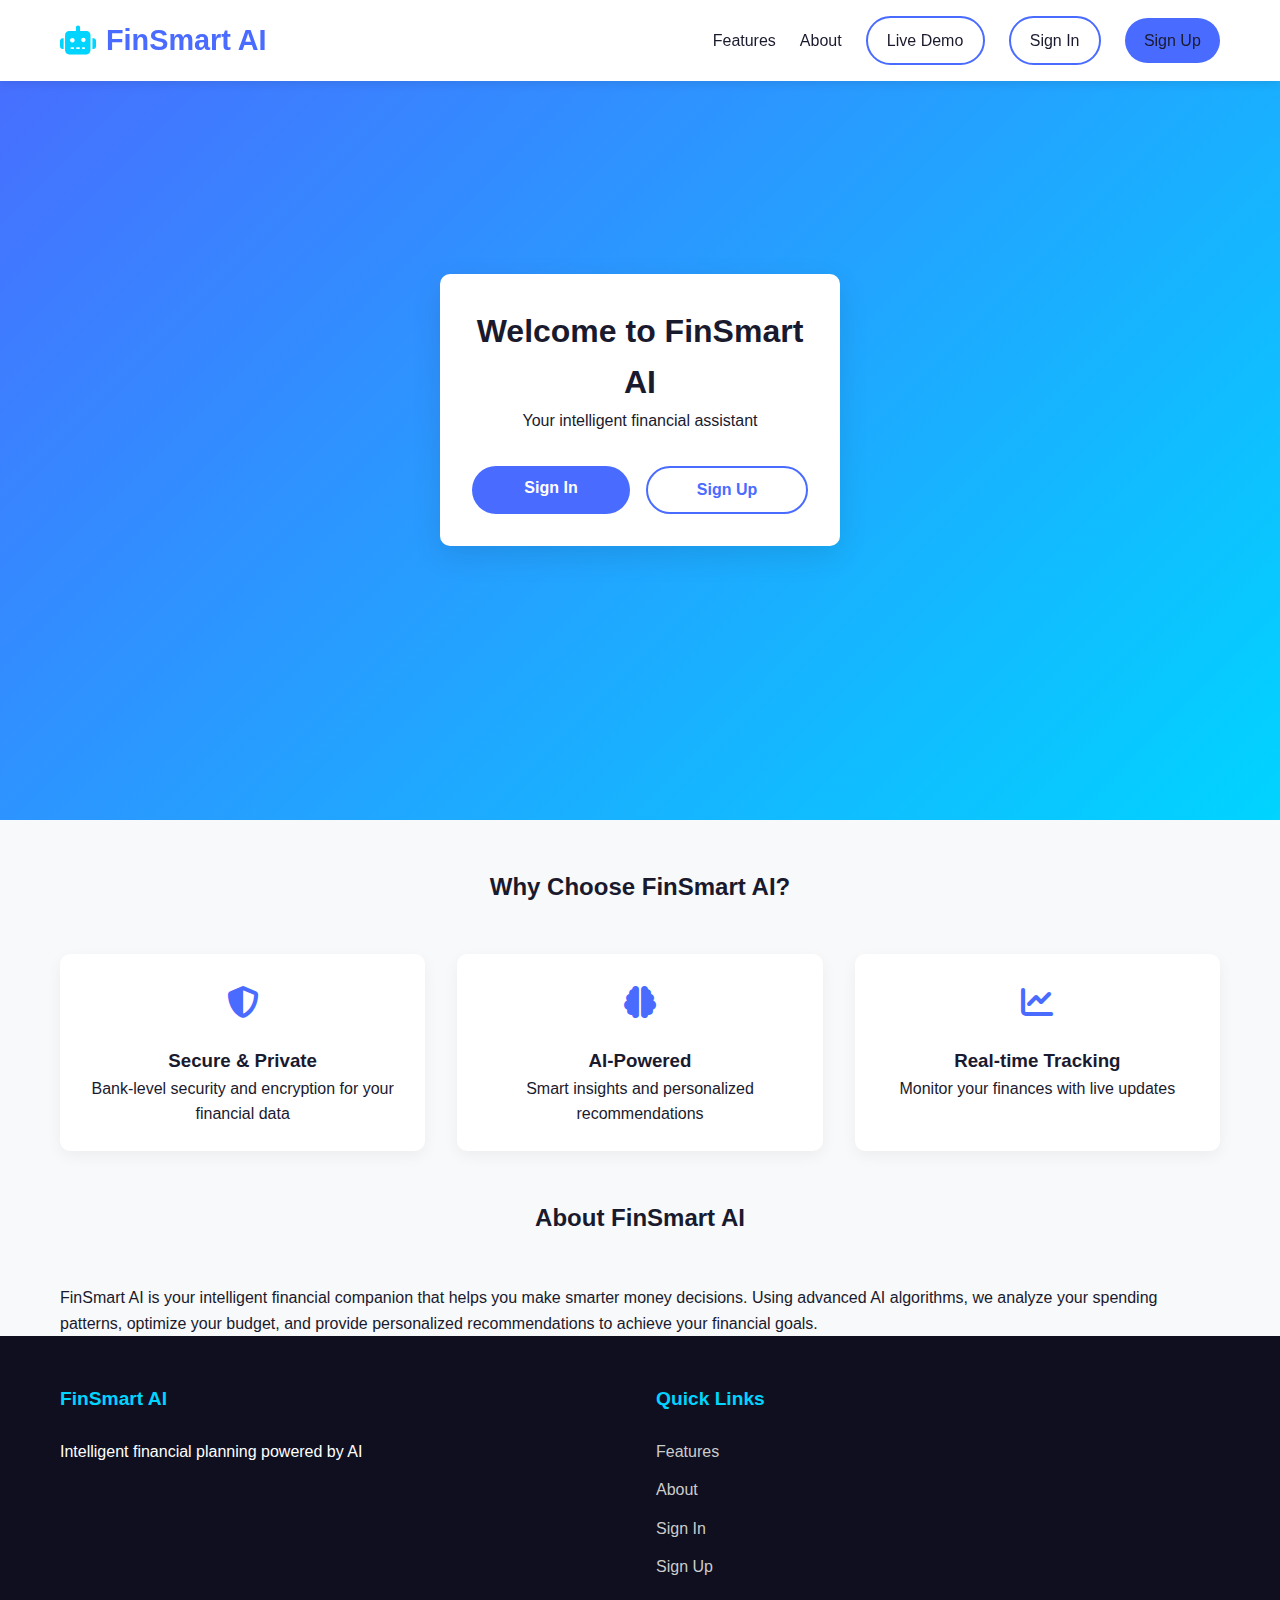
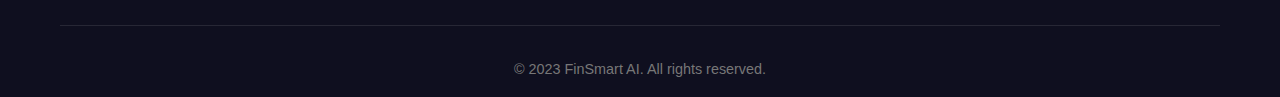
<file: finsmartAI/index.html>
<!DOCTYPE html>
<html lang="en">
<head>
    <meta charset="UTF-8">
    <meta name="viewport" content="width=device-width, initial-scale=1.0">
    <title>Welcome to FinSmart AI</title>
    <link rel="stylesheet" href="https://cdnjs.cloudflare.com/ajax/libs/font-awesome/6.4.0/css/all.min.css">
    <link rel="stylesheet" href="projec.css">
   
    <style>
        .auth-container {
            display: flex;
            justify-content: center;
            align-items: center;
            min-height: calc(100vh - 80px);
            padding: 2rem;
            background: linear-gradient(135deg, var(--primary), var(--secondary));
        }
        
        .auth-box {
            background: white;
            padding: 2rem;
            border-radius: 10px;
            box-shadow: 0 10px 30px rgba(0,0,0,0.1);
            width: 100%;
            max-width: 400px;
            text-align: center;
        }
        
        .auth-options {
            display: flex;
            gap: 1rem;
            margin-top: 2rem;
        }
        
        .auth-options .button {
            flex: 1;
        }
        
        .features-grid {
            display: grid;
            grid-template-columns: repeat(auto-fit, minmax(250px, 1fr));
            gap: 2rem;
            margin-top: 3rem;
        }
        
        .feature-item {
            text-align: center;
            padding: 1.5rem;
            background: white;
            border-radius: 10px;
            box-shadow: 0 5px 15px rgba(0,0,0,0.05);
        }
        
        .feature-icon {
            font-size: 2rem;
            color: var(--primary);
            margin-bottom: 1rem;
        }
    </style>
</head>
<body>
    <header>
        <div class="container">
            <nav>
                <div class="logo">
                    <i class="fas fa-robot"></i>
                    FinSmart AI
                </div>
                <div class="nav-links">
                    <a href="#features">Features</a>
                    <a href="#about">About</a>
                    <a href="livedemo.html" class="button button-outline">Live Demo</a>
                    <a href="login.html" class="button button-outline">Sign In</a>
                    <a href="signup.html" class="button">Sign Up</a>
                </div>
            </nav>
        </div>
    </header>

    <section class="auth-container">
        <div class="auth-box">
            <h1>Welcome to FinSmart AI</h1>
            <p>Your intelligent financial assistant</p>
            <div class="auth-options">
                <a href="login.html" class="button">Sign In</a>
                <a href="signup.html" class="button button-outline">Sign Up</a>
            </div>
        </div>
    </section>

    <section id="features" class="features">
        <div class="container">
            <h2 class="section-title">Why Choose FinSmart AI?</h2>
            <div class="features-grid">
                <div class="feature-item">
                    <div class="feature-icon">
                        <i class="fas fa-shield-alt"></i>
                    </div>
                    <h3>Secure & Private</h3>
                    <p>Bank-level security and encryption for your financial data</p>
                </div>
                <div class="feature-item">
                    <div class="feature-icon">
                        <i class="fas fa-brain"></i>
                    </div>
                    <h3>AI-Powered</h3>
                    <p>Smart insights and personalized recommendations</p>
                </div>
                <div class="feature-item">
                    <div class="feature-icon">
                        <i class="fas fa-chart-line"></i>
                    </div>
                    <h3>Real-time Tracking</h3>
                    <p>Monitor your finances with live updates</p>
                </div>
            </div>
        </div>
    </section>

    <section id="about" class="about">
        <div class="container">
            <h2 class="section-title">About FinSmart AI</h2>
            <p>FinSmart AI is your intelligent financial companion that helps you make smarter money decisions. Using advanced AI algorithms, we analyze your spending patterns, optimize your budget, and provide personalized recommendations to achieve your financial goals.</p>
        </div>
    </section>

    <footer>
        <div class="container">
            <div class="footer-grid">
                <div class="footer-column">
                    <h3>FinSmart AI</h3>
                    <p>Intelligent financial planning powered by AI</p>
                </div>
                <div class="footer-column">
                    <h3>Quick Links</h3>
                    <ul>
                        <li><a href="#features">Features</a></li>
                        <li><a href="#about">About</a></li>
                        <li><a href="login.html">Sign In</a></li>
                        <li><a href="signup.html">Sign Up</a></li>
                    </ul>
                </div>
            </div>
            <div class="copyright">
                <p>&copy; 2023 FinSmart AI. All rights reserved.</p>
            </div>
        </div>
    </footer>

    
</body>
</html>
</file>
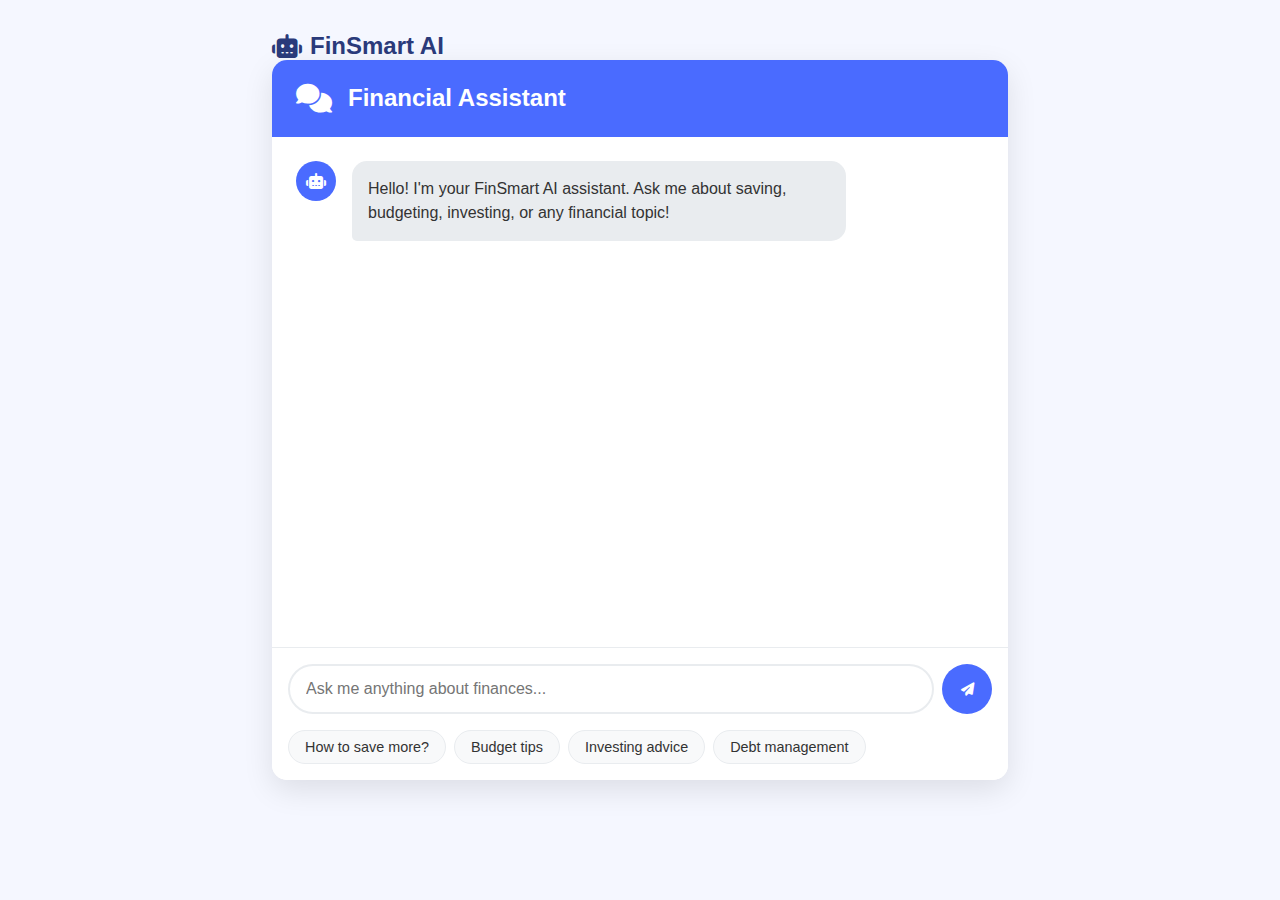
<file: finsmartAI/chatbot.html>
<!DOCTYPE html>
<html lang="en">
<head>
    <meta charset="UTF-8">
    <meta name="viewport" content="width=device-width, initial-scale=1.0">
    <title>FinSmart AI - Chat Assistant</title>
    <link rel="stylesheet" href="https://cdnjs.cloudflare.com/ajax/libs/font-awesome/6.4.0/css/all.min.css">
    <link rel="stylesheet" href="chatbot.css">
</head>
<body>
    <div class="container">
        <div class="logo">
            <i class="fas fa-robot"></i>
            <span>FinSmart AI</span>
        </div>
        
        <div class="chat-container">
            <div class="chat-header">
                <i class="fas fa-comments"></i>
                <h2>Financial Assistant</h2>
            </div>
            
            <div class="chat-messages" id="chatMessages">
               
            </div>
            
            <div class="chat-input-container">
                <div class="chat-input">
                    <input type="text" id="messageInput" placeholder="Ask me anything about finances..." />
                    <button id="sendButton">
                        <i class="fas fa-paper-plane"></i>
                    </button>
                </div>
                
                <div class="suggestions">
                    <div class="suggestion">How to save more?</div>
                    <div class="suggestion">Budget tips</div>
                    <div class="suggestion">Investing advice</div>
                    <div class="suggestion">Debt management</div>
                </div>
            </div>
        </div>
    </div>

    <script src = "chatbot.js"></script>
</body>
</html>
</file>
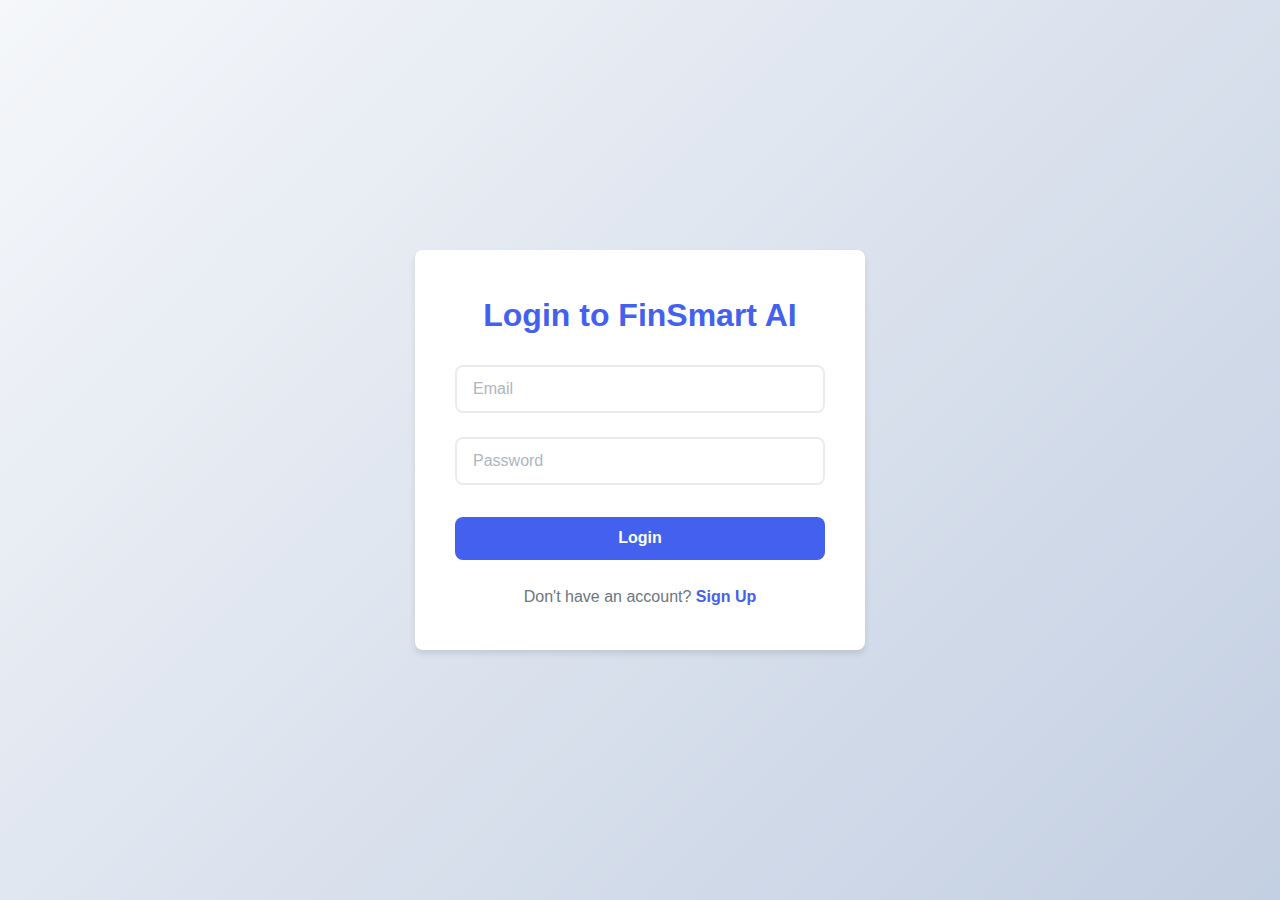
<file: finsmartAI/login.html>
<!DOCTYPE html>
<html lang="en">
<head>
    <meta charset="UTF-8">
    <meta name="viewport" content="width=device-width, initial-scale=1.0">
    <title>Login - FinSmart AI</title>
    <link rel="stylesheet" href="https://cdnjs.cloudflare.com/ajax/libs/font-awesome/6.4.0/css/all.min.css">
    <link rel="stylesheet" href="login.css">
</head>
<body>
    <div class="auth-container">
        <div class="auth-box">
            <h1>Login to FinSmart AI</h1>
            <form id="loginForm" onsubmit="return handleLogin(event)">
                <div class="form-group">
                    <input type="email" id="email" placeholder="Email" required>
                </div>
                <div class="form-group">
                    <input type="password" id="password" placeholder="Password" required>
                </div>
                <button type="submit" class="button">Login</button>
            </form>
            <p>Don't have an account? <a href="signup.html">Sign Up</a></p>
        </div>
        
    </div>

    <script>
       
function handleLogin(event) {
    event.preventDefault();
    
    const email = document.getElementById('email').value;
    const password = document.getElementById('password').value;

    if (!email || !password) {
        alert('Please fill in all fields');
        return false;
    }

    // Store login state in sessionStorage (clears when browser closes)
    sessionStorage.setItem('isLoggedIn', 'true');
    sessionStorage.setItem('userEmail', email);
    
    window.location.href = 'fineesmart.html';
    return false;
}

        
    </script>
</body>
</html>
</file>
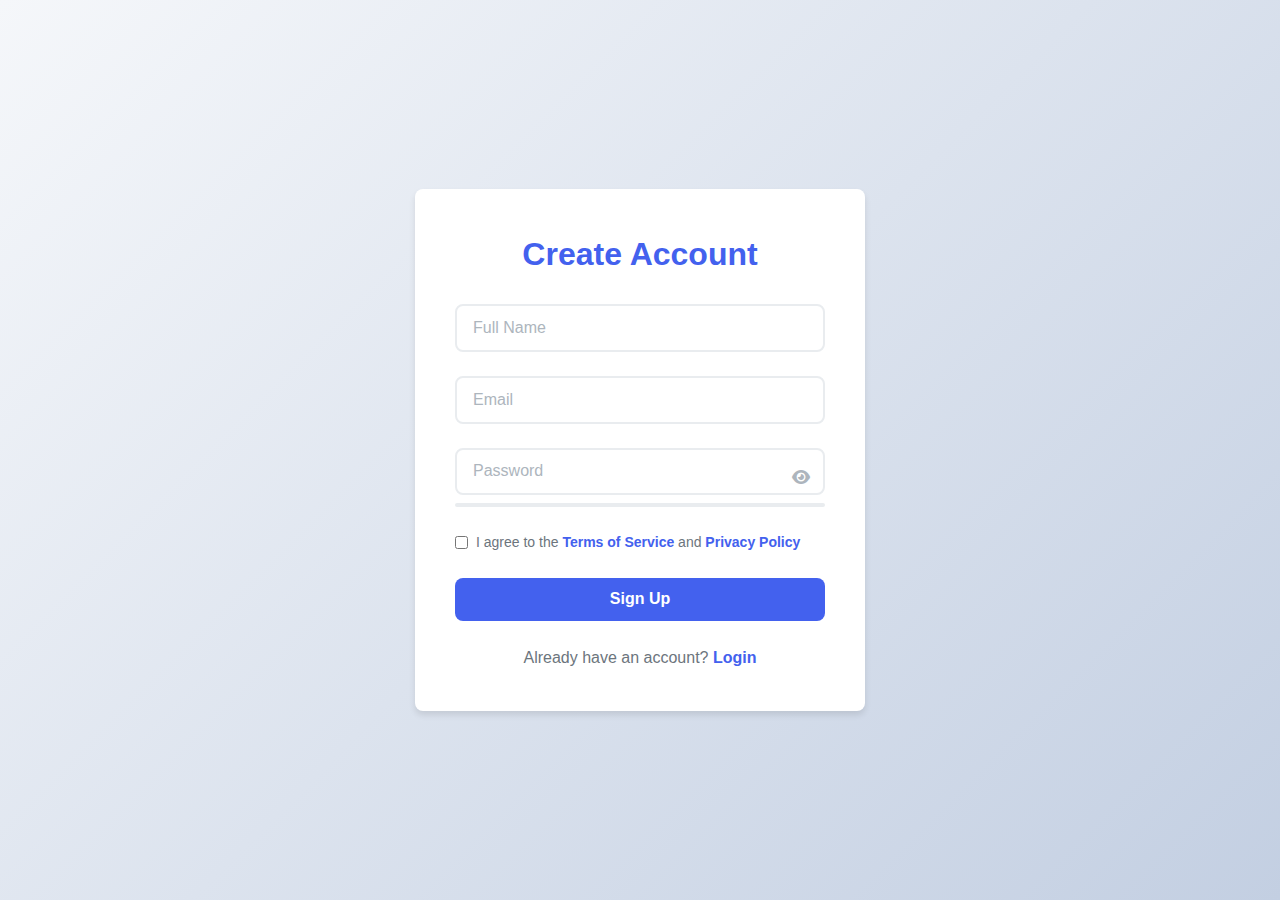
<file: finsmartAI/signup.html>
<!DOCTYPE html>
<html lang="en">
<head>
    <meta charset="UTF-8">
    <meta name="viewport" content="width=device-width, initial-scale=1.0">
    <title>Sign Up - FinSmart AI</title>
    <link rel="stylesheet" href="https://cdnjs.cloudflare.com/ajax/libs/font-awesome/6.4.0/css/all.min.css">
    <link rel="stylesheet" href="signup.css">
</head>
<body>
    <div class="auth-container">
        <div class="auth-box">
            <h1>Create Account</h1>
            <div class="error-message"></div>
            <div class="success-message"></div>
            <form id="signupForm" onsubmit="return handleSignup(event)">
                <div class="form-group">
                    <input type="text" id="name" placeholder="Full Name" required>
                </div>
                <div class="form-group">
                    <input type="email" id="email" placeholder="Email" required>
                </div>
                <div class="form-group password-toggle">
                    <input type="password" id="password" placeholder="Password" required>
                    <i class="fas fa-eye" id="togglePassword"></i>
                    <div class="password-strength">
                        <div class="strength-meter"></div>
                    </div>
                </div>
                <div class="terms-group">
                    <input type="checkbox" id="terms" required>
                    <label for="terms">I agree to the <a href="#">Terms of Service</a> and <a href="#">Privacy Policy</a></label>
                </div>
                <button type="submit" class="button">Sign Up</button>
            </form>
            <p>Already have an account? <a href="login.html">Login</a></p>
        </div>
    </div>

    <script>
        // JavaScript functionality
        function handleSignup(event) {
            event.preventDefault();
            
            const name = document.getElementById('name').value;
            const email = document.getElementById('email').value;
            const password = document.getElementById('password').value;
            const terms = document.getElementById('terms').checked;

            // Validation
            if (!name || !email || !password) {
                showError('Please fill in all fields');
                return false;
            }

            if (!terms) {
                showError('You must accept the terms and conditions');
                return false;
            }

            if (password.length < 6) {
                showError('Password must be at least 6 characters');
                return false;
            }

            if (!validateEmail(email)) {
                showError('Please enter a valid email address');
                return false;
            }

            // Store user data
            const userData = {
                name: name,
                email: email,
                password: password // Note: In real apps, never store raw passwords
            };

            localStorage.setItem('userData', JSON.stringify(userData));
            localStorage.setItem('isLoggedIn', 'true');
            
            // Show success and redirect
            showSuccess('Account created successfully! Redirecting...');
            
            setTimeout(() => {
                window.location.href = 'fineesmart.html';
            }, 1500);
            
            return false;
        }

        function validateEmail(email) {
            const re = /^[^\s@]+@[^\s@]+\.[^\s@]+$/;
            return re.test(email);
        }

        function showError(message) {
            const errorElement = document.querySelector('.error-message');
            errorElement.textContent = message;
            errorElement.style.display = 'block';
            document.querySelector('.success-message').style.display = 'none';
            
            setTimeout(() => {
                errorElement.style.display = 'none';
            }, 3000);
        }

        function showSuccess(message) {
            const successElement = document.querySelector('.success-message');
            successElement.textContent = message;
            successElement.style.display = 'block';
            document.querySelector('.error-message').style.display = 'none';
        }

        // Password strength indicator
        document.getElementById('password').addEventListener('input', function() {
            const strengthBar = document.querySelector('.strength-meter');
            const strength = calculatePasswordStrength(this.value);
            
            if (strength < 2) {
                strengthBar.style.backgroundColor = 'var(--error-color)';
                strengthBar.style.width = '33%';
            } else if (strength < 4) {
                strengthBar.style.backgroundColor = 'orange';
                strengthBar.style.width = '66%';
            } else {
                strengthBar.style.backgroundColor = 'var(--success-color)';
                strengthBar.style.width = '100%';
            }
        });

        function calculatePasswordStrength(password) {
            let strength = 0;
            if (password.length > 6) strength++;
            if (password.length > 10) strength++;
            if (/[A-Z]/.test(password)) strength++;
            if (/[0-9]/.test(password)) strength++;
            if (/[^A-Za-z0-9]/.test(password)) strength++;
            return strength;
        }

        // Password toggle visibility
        document.getElementById('togglePassword').addEventListener('click', function() {
            const passwordInput = document.getElementById('password');
            const icon = this;
            if (passwordInput.type === 'password') {
                passwordInput.type = 'text';
                icon.classList.remove('fa-eye');
                icon.classList.add('fa-eye-slash');
            } else {
                passwordInput.type = 'password';
                icon.classList.remove('fa-eye-slash');
                icon.classList.add('fa-eye');
            }
        });
    </script>
</body>
</html>
</file>
<file: finsmartAI/projec.css>
:root {
            --primary: #4a6bff;
            --primary-dark: #3a5bef;
            --secondary: #00d4ff;
            --dark: #1a1a2e;
            --darker: #0f0f1f;
            --light: #f8f9fa;
            --lighter: #ffffff;
            --gray: #e9ecef;
            --success: #28a745;
            --danger: #dc3545;
            --warning: #ffc107;
        }
        
        * {
            box-sizing: border-box;
            margin: 0;
            padding: 0;
        }
        
        body {
            font-family: 'Segoe UI', Tahoma, Geneva, Verdana, sans-serif;
            margin: 0;
            padding: 0;
            color: var(--dark);
            line-height: 1.6;
            background-color: var(--light);
        }
        
        .container {
            width: 100%;
            max-width: 1200px;
            margin: 0 auto;
            padding: 0 20px;
        }
        
        /* Header Styles */
        header {
            background-color: var(--lighter);
            box-shadow: 0 2px 10px rgba(0,0,0,0.1);
            position: fixed;
            width: 100%;
            top: 0;
            z-index: 1000;
        }
        
        nav {
            display: flex;
            justify-content: space-between;
            align-items: center;
            padding: 1rem 0;
        }
        
        .logo {
            font-size: 1.8rem;
            font-weight: 700;
            color: var(--primary);
            display: flex;
            align-items: center;
        }
        
        .logo i {
            margin-right: 10px;
            color: var(--secondary);
        }
        
        .nav-links {
            display: flex;
            align-items: center;
        }
        
        .nav-links a {
            color: var(--dark);
            text-decoration: none;
            margin-left: 1.5rem;
            font-weight: 500;
            transition: color 0.3s;
        }
        
        .nav-links a:hover {
            color: var(--primary);
        }
        
        .button {
            display: inline-block;
            background-color: var(--primary);
            color: white;
            padding: 0.6rem 1.2rem;
            border-radius: 30px;
            text-decoration: none;
            font-weight: 600;
            transition: all 0.3s;
            border: none;
            cursor: pointer;
        }
        
        .button:hover {
            background-color: var(--primary-dark);
            transform: translateY(-2px);
            box-shadow: 0 5px 15px rgba(74, 107, 255, 0.3);
        }
        
        .button-outline {
            background-color: transparent;
            border: 2px solid var(--primary);
            color: var(--primary);
        }
        
        .button-outline:hover {
            background-color: var(--primary);
            color: white;
        }
        
        /* Hero Section */
        .hero {
            background: linear-gradient(135deg, var(--primary), var(--secondary));
            color: white;
            padding: 10rem 2rem 5rem;
            text-align: center;
            margin-top: 60px;
        }
        
        .hero h1 {
            font-size: 3rem;
            margin-bottom: 1rem;
        }
        
        .hero p {
            font-size: 1.2rem;
            max-width: 700px;
            margin: 0 auto 2rem;
        }
        
        .cta-button {
            background-color: white;
            color: var(--primary);
            padding: 0.8rem 2rem;
            font-size: 1.1rem;
            border-radius: 30px;
            border: none;
            font-weight: 600;
            cursor: pointer;
            transition: all 0.3s;
            box-shadow: 0 5px 15px rgba(0,0,0,0.1);
        }
        
        .cta-button:hover {
            transform: translateY(-3px);
            box-shadow: 0 8px 20px rgba(0,0,0,0.15);
        }
        
        /* Features Section */
        .section-title {
            text-align: center;
            margin-bottom: 3rem;
        }
        
        .section-title h2 {
            font-size: 2.2rem;
            color: var(--dark);
            margin-bottom: 1rem;
        }
        
        .section-title p {
            color: #666;
            max-width: 700px;
            margin: 0 auto;
        }
        
        .features {
            display: flex;
            flex-wrap: wrap;
            justify-content: center;
            padding: 3rem 0;
            gap: 2rem;
        }
        
        .feature-card {
            flex: 1 1 300px;
            max-width: 350px;
            border-radius: 15px;
            box-shadow: 0 5px 15px rgba(0,0,0,0.05);
            padding: 2rem;
            transition: transform 0.3s, box-shadow 0.3s;
            background-color: var(--lighter);
        }
        
        .feature-card:hover {
            transform: translateY(-10px);
            box-shadow: 0 15px 30px rgba(0,0,0,0.1);
        }
        
        .feature-icon {
            font-size: 2.5rem;
            color: var(--primary);
            margin-bottom: 1.5rem;
        }
        
        .feature-card h3 {
            font-size: 1.3rem;
            margin-bottom: 1rem;
        }
        
        .feature-card p {
            color: #666;
        }
        
        /* How It Works Section */
        .how-it-works {
            padding: 5rem 0;
            background-color: var(--lighter);
        }
        
        .steps {
            display: flex;
            flex-wrap: wrap;
            justify-content: center;
            gap: 2rem;
            margin-top: 3rem;
        }
        
        .step {
            flex: 1 1 200px;
            max-width: 250px;
            text-align: center;
            padding: 2rem 1rem;
            position: relative;
        }
        
        .step-number {
            width: 50px;
            height: 50px;
            background-color: var(--primary);
            color: white;
            border-radius: 50%;
            display: flex;
            align-items: center;
            justify-content: center;
            font-size: 1.5rem;
            font-weight: bold;
            margin: 0 auto 1.5rem;
        }
        
        .step h3 {
            margin-bottom: 1rem;
        }
        
        .step p {
            color: #666;
        }
        
        /* Demo Section */
        .demo {
            padding: 5rem 0;
            background-color: var(--gray);
        }
        
        .demo-container {
            display: flex;
            align-items: center;
            gap: 3rem;
            margin-top: 3rem;
        }
        
        .demo-text {
            flex: 1;
        }
        
        .demo-image {
            flex: 1;
            background-color: var(--dark);
            border-radius: 10px;
            height: 400px;
            display: flex;
            align-items: center;
            justify-content: center;
            color: white;
            box-shadow: 0 15px 30px rgba(0,0,0,0.1);
        }
        
        /* Testimonials */
        .testimonials {
            padding: 5rem 0;
        }
        
        .testimonial-grid {
            display: grid;
            grid-template-columns: repeat(auto-fit, minmax(300px, 1fr));
            gap: 2rem;
            margin-top: 3rem;
        }
        
        .testimonial-card {
            background-color: var(--lighter);
            padding: 2rem;
            border-radius: 10px;
            box-shadow: 0 5px 15px rgba(0,0,0,0.05);
        }
        
        .testimonial-text {
            font-style: italic;
            margin-bottom: 1.5rem;
            color: #555;
        }
        
        .testimonial-author {
            display: flex;
            align-items: center;
        }
        
        .author-avatar {
            width: 50px;
            height: 50px;
            border-radius: 50%;
            background-color: var(--gray);
            margin-right: 1rem;
            display: flex;
            align-items: center;
            justify-content: center;
            color: var(--dark);
            font-weight: bold;
        }
        
        .author-info h4 {
            margin-bottom: 0.2rem;
        }
        
        .author-info p {
            color: #777;
            font-size: 0.9rem;
        }
        
        /* Pricing Section */
        .pricing {
            padding: 5rem 0;
            background-color: var(--lighter);
        }
        
        .pricing-grid {
            display: grid;
            grid-template-columns: repeat(auto-fit, minmax(300px, 1fr));
            gap: 2rem;
            margin-top: 3rem;
        }
        
        .pricing-card {
            background-color: white;
            border-radius: 10px;
            padding: 2rem;
            box-shadow: 0 5px 15px rgba(0,0,0,0.05);
            text-align: center;
            transition: transform 0.3s;
            border: 1px solid var(--gray);
        }
        
        .pricing-card.featured {
            border: 2px solid var(--primary);
            position: relative;
            transform: scale(1.05);
        }
        
        .featured-badge {
            position: absolute;
            top: -15px;
            right: 20px;
            background-color: var(--primary);
            color: white;
            padding: 0.3rem 1rem;
            border-radius: 30px;
            font-size: 0.8rem;
            font-weight: bold;
        }
        
        .pricing-card h3 {
            font-size: 1.5rem;
            margin-bottom: 1rem;
        }
        
        .price {
            font-size: 2.5rem;
            font-weight: bold;
            margin-bottom: 1.5rem;
            color: var(--dark);
        }
        
        .price span {
            font-size: 1rem;
            color: #777;
        }
        
        .pricing-features {
            margin-bottom: 2rem;
        }
        
        .pricing-features li {
            list-style: none;
            padding: 0.5rem 0;
            border-bottom: 1px solid var(--gray);
        }
        
        /* CTA Section */
        .cta {
            padding: 5rem 0;
            background: linear-gradient(135deg, var(--primary), var(--secondary));
            color: white;
            text-align: center;
        }
        
        .cta h2 {
            font-size: 2.2rem;
            margin-bottom: 1.5rem;
        }
        
        .cta p {
            max-width: 700px;
            margin: 0 auto 2rem;
            font-size: 1.1rem;
        }
        
        /* Footer */
        footer {
            background-color: var(--darker);
            color: white;
            padding: 3rem 0 1rem;
        }
        
        .footer-grid {
            display: grid;
            grid-template-columns: repeat(auto-fit, minmax(200px, 1fr));
            gap: 2rem;
            margin-bottom: 2rem;
        }
        
        .footer-column h3 {
            font-size: 1.2rem;
            margin-bottom: 1.5rem;
            color: var(--secondary);
        }
        
        .footer-column ul {
            list-style: none;
        }
        
        .footer-column li {
            margin-bottom: 0.8rem;
        }
        
        .footer-column a {
            color: #ccc;
            text-decoration: none;
            transition: color 0.3s;
        }
        
        .footer-column a:hover {
            color: var(--secondary);
        }
        
        .social-links {
            display: flex;
            gap: 1rem;
        }
        
        .social-links a {
            color: white;
            font-size: 1.2rem;
            transition: color 0.3s;
        }
        
        .social-links a:hover {
            color: var(--secondary);
        }
        
        .copyright {
            text-align: center;
            padding-top: 2rem;
            border-top: 1px solid rgba(255,255,255,0.1);
            color: #777;
            font-size: 0.9rem;
        }
        
        /* Mobile Menu */
        .mobile-menu-btn {
            display: none;
            background: none;
            border: none;
            color: var(--dark);
            font-size: 1.5rem;
            cursor: pointer;
        }
        
        /* Budget Calculator */
        .budget-calculator {
            background-color: white;
            border-radius: 10px;
            padding: 2rem;
            box-shadow: 0 5px 15px rgba(0,0,0,0.05);
            margin: 3rem auto;
            max-width: 600px;
        }
        
        .calculator-form {
            display: grid;
            gap: 1.5rem;
        }
        
        .form-group {
            margin-bottom: 1rem;
        }
        
        .form-group label {
            display: block;
            margin-bottom: 0.5rem;
            font-weight: 500;
        }
        
        .form-group input, .form-group select {
            width: 100%;
            padding: 0.8rem;
            border: 1px solid var(--gray);
            border-radius: 5px;
            font-size: 1rem;
        }
        
        .calculator-results {
            margin-top: 2rem;
            padding: 1.5rem;
            background-color: var(--gray);
            border-radius: 5px;
            display: none;
        }
        
        .result-item {
            display: flex;
            justify-content: space-between;
            margin-bottom: 1rem;
            padding-bottom: 1rem;
            border-bottom: 1px solid #ccc;
        }
        
        .result-item:last-child {
            border-bottom: none;
            margin-bottom: 0;
            padding-bottom: 0;
            font-weight: bold;
            font-size: 1.1rem;
        }
        
        /* Demo Modal Styles */
        .modal {
            display: none;
            position: fixed;
            top: 0;
            width: 100%;
            height: 100%;
            background-color: rgba(0, 0, 0, 0.5);
            z-index: 1000;
        }
        
        .modal-content {
            background-color: #fff;
            margin: 5% auto;
            padding: 20px;
            width: 90%;
            max-width: 1200px;
            border-radius: 10px;
            position: relative;
        }
        
        .close-modal {
            position: absolute;
            right: 20px;
            top: 20px;
            font-size: 24px;
            cursor: pointer;
        }
        
        .tab-content {
            display: none;
        }
        
        .tab-content.active {
            display: block;
        }
        
        .analysis-container {
            display: grid;
            grid-template-columns: repeat(2, 1fr);
            gap: 20px;
            padding: 20px;
        }
        
        .analysis-card {
            background: #fff;
            border-radius: 10px;
            padding: 20px;
            box-shadow: 0 2px 4px rgba(0, 0, 0, 0.1);
        }
        
        .chart-container {
            margin-top: 15px;
            position: relative;
            height: 300px;
        }
        
        .insights-list {
            list-style: none;
            padding: 0;
            margin: 0;
        }
        
        .insights-list li {
            padding: 10px 0;
            border-bottom: 1px solid #eee;
            color: #333;
        }
        
        .insights-list li:last-child {
            border-bottom: none;
        }
        
        @media (max-width: 768px) {
            .analysis-container {
                grid-template-columns: 1fr;
            }
        }
        
        .insight-item {
            display: flex;
            align-items: flex-start;
            gap: 1rem;
            padding: 1rem;
            border-bottom: 1px solid var(--gray);
        }
        
        .insight-item:last-child {
            border-bottom: none;
        }
        
        .insight-item i {
            color: var(--primary);
            font-size: 1.5rem;
            margin-top: 0.25rem;
        }
        
        .insight-content h4 {
            margin: 0 0 0.5rem 0;
            color: var(--dark);
        }
        
        .insight-content p {
            margin: 0;
            color: var(--dark);
            font-size: 0.9rem;
        }
        .demo-card {
            background-color: var(--light);
            padding: 1.5rem;
            border-radius: 8px;
            box-shadow: 0 2px 10px rgba(0,0,0,0.05);
        }
        
        .score-circle {
            width: 100px;
            height: 100px;
            border-radius: 50%;
            background: conic-gradient(var(--primary) 78%, var(--gray) 22%);
            display: flex;
            align-items: center;
            justify-content: center;
            color: white;
            font-size: 2rem;
            font-weight: bold;
            margin: 1rem auto;
        }
        
        /* Budget Tab */
        .budget-view {
            display: flex;
            gap: 2rem;
        }
        
        .budget-categories {
            flex: 2;
        }
        
        .category-progress {
            margin-top: 1rem;
        }
        
        .category {
            display: flex;
            align-items: center;
            margin-bottom: 1rem;
            gap: 1rem;
        }
        
        .category span:first-child {
            width: 120px;
        }
        
        .progress-bar {
            flex: 1;
            height: 10px;
            background-color: var(--gray);
            border-radius: 5px;
            overflow: hidden;
        }
        
        .progress-fill {
            height: 100%;
            background-color: var(--primary);
        }
        
        .budget-summary {
            flex: 1;
            background-color: var(--light);
            padding: 1.5rem;
            border-radius: 8px;
        }
        
        .summary-item {
            display: flex;
            justify-content: space-between;
            margin-bottom: 1rem;
            padding-bottom: 1rem;
            border-bottom: 1px solid var(--gray);
        }
        
        .summary-item.total {
            font-weight: bold;
            font-size: 1.1rem;
            border-bottom: none;
        }
        
        /* Savings Tab */
        .savings-goals {
            margin-bottom: 2rem;
        }
        
        .goal {
            margin-bottom: 1.5rem;
        }
        
        .goal-info {
            display: flex;
            justify-content: space-between;
            margin-bottom: 0.5rem;
        }
        
        .savings-simulator {
            background-color: var(--light);
            padding: 1.5rem;
            border-radius: 8px;
        }
        
        input[type="range"] {
            width: 100%;
            margin: 1rem 0;
        }
        
        /* Analysis Tab */
        .analysis-card {
            margin: 2rem 0;
        }
        
        .insights {
            background-color: var(--light);
            padding: 1.5rem;
            border-radius: 8px;
        }
        
        .insights li {
            margin-bottom: 0.8rem;
            list-style-type: disc;
            margin-left: 1.5rem;
        }
        
        /* Responsive Adjustments */
        @media (max-width: 768px) {
            .budget-view {
                flex-direction: column;
            }
            
            .demo-dashboard {
                grid-template-columns: 1fr;
            }
            
            .modal-content {
                width: 95%;
                margin: 2% auto;
            }
            
            .nav-links {
                display: none;
                position: absolute;
                top: 70px;
                left: 0;
                width: 100%;
                background-color: var(--lighter);
                flex-direction: column;
                padding: 1rem;
                box-shadow: 0 5px 10px rgba(0,0,0,0.1);
            }
            
            .nav-links.active {
                display: flex;
            }
            
            .nav-links a {
                margin: 0.5rem 0;
            }
            
            .mobile-menu-btn {
                display: block;
            }
            
            .hero h1 {
                font-size: 2.2rem;
            }
            
            .hero p {
                font-size: 1rem;
            }
            
            .demo-container {
                flex-direction: column;
            }
            
            .demo-text, .demo-image {
                flex: none;
                width: 100%;
            }
        }
</file>
<file: finsmartAI/chatbot.css>
:root {
            --primary: #4a6bff;
            --primary-dark: #3a5bef;
            --secondary: #00d4ff;
            --light: #f8f9fa;
            --gray: #e9ecef;
            --dark: #2a3a7a;
        }
        
        * {
            box-sizing: border-box;
            margin: 0;
            padding: 0;
            font-family: 'Segoe UI', Tahoma, Geneva, Verdana, sans-serif;
        }
        
        body {
            background-color: #f5f7ff;
            color: #333;
        }
        
        .container {
            max-width: 800px;
            margin: 0 auto;
            padding: 2rem;
        }
        
        .logo {
            display: flex;
            align-items: center;
            gap: 0.5rem;
            font-size: 1.5rem;
            font-weight: bold;
            color: var(--dark);
        }
        
        .chat-container {
            background: white;
            border-radius: 15px;
            box-shadow: 0 10px 30px rgba(0,0,0,0.1);
            overflow: hidden;
            height: 80vh;
            display: flex;
            flex-direction: column;
        }
        
        .chat-header {
            background: var(--primary);
            color: white;
            padding: 1.5rem;
            display: flex;
            align-items: center;
            gap: 1rem;
        }
        
        .chat-header i {
            font-size: 1.8rem;
        }
        
        .chat-messages {
            flex: 1;
            overflow-y: auto;
            padding: 1.5rem;
            display: flex;
            flex-direction: column;
            gap: 1.5rem;
        }
        
        .message {
            display: flex;
            gap: 1rem;
            max-width: 80%;
        }
        
        .message.user {
            align-self: flex-end;
            flex-direction: row-reverse;
        }
        
        .message-avatar {
            width: 40px;
            height: 40px;
            border-radius: 50%;
            background: var(--primary);
            color: white;
            display: flex;
            align-items: center;
            justify-content: center;
            flex-shrink: 0;
        }
        
        .message.user .message-avatar {
            background: var(--secondary);
        }
        
        .message-content {
            background: var(--gray);
            padding: 1rem;
            border-radius: 15px;
            line-height: 1.5;
            animation: fadeIn 0.3s ease;
        }
        
        .message.user .message-content {
            background: var(--primary);
            color: white;
            border-bottom-right-radius: 5px;
        }
        
        .message.bot .message-content {
            border-bottom-left-radius: 5px;
        }
        
        .chat-input-container {
            padding: 1rem;
            border-top: 1px solid var(--gray);
            background: white;
        }
        
        .chat-input {
            display: flex;
            gap: 0.5rem;
        }
        
        .chat-input input {
            flex: 1;
            padding: 0.8rem 1rem;
            border: 2px solid var(--gray);
            border-radius: 50px;
            font-size: 1rem;
            outline: none;
            transition: all 0.3s;
        }
        
        .chat-input input:focus {
            border-color: var(--primary);
        }
        
        .chat-input button {
            width: 50px;
            height: 50px;
            border-radius: 50%;
            background: var(--primary);
            color: white;
            border: none;
            cursor: pointer;
            transition: all 0.3s;
        }
        
        .chat-input button:hover {
            background: var(--primary-dark);
            transform: scale(1.05);
        }
        
        .suggestions {
            display: flex;
            gap: 0.5rem;
            margin-top: 1rem;
            flex-wrap: wrap;
        }
        
        .suggestion {
            background: var(--light);
            padding: 0.5rem 1rem;
            border-radius: 50px;
            cursor: pointer;
            font-size: 0.9rem;
            transition: all 0.3s;
            border: 1px solid var(--gray);
        }
        
        .suggestion:hover {
            background: var(--primary);
            color: white;
            transform: translateY(-2px);
        }
        
        @keyframes fadeIn {
            from { opacity: 0; transform: translateY(10px); }
            to { opacity: 1; transform: translateY(0); }
        }
        
        .typing-indicator {
            display: flex;
            gap: 0.3rem;
            padding: 1rem;
        }
        
        .typing-dot {
            width: 8px;
            height: 8px;
            background: var(--primary);
            border-radius: 50%;
            opacity: 0.4;
            animation: typingAnimation 1.4s infinite ease-in-out;
        }
        
        .typing-dot:nth-child(1) { animation-delay: 0s; }
        .typing-dot:nth-child(2) { animation-delay: 0.2s; }
        .typing-dot:nth-child(3) { animation-delay: 0.4s; }
        
        @keyframes typingAnimation {
            0%, 60%, 100% { transform: translateY(0); opacity: 0.4; }
            30% { transform: translateY(-5px); opacity: 1; }
        }
</file>
<file: finsmartAI/login.css>
:root {
    --primary-color: #4361ee;
    --secondary-color: #3f37c9;
    --accent-color: #4895ef;
    --light-color: #f8f9fa;
    --dark-color: #212529;
    --success-color: #4cc9f0;
    --error-color: #f72585;
    --border-radius: 8px;
    --box-shadow: 0 4px 6px rgba(0, 0, 0, 0.1);
    --transition: all 0.3s ease;
  }
  
  * {
    margin: 0;
    padding: 0;
    box-sizing: border-box;
    font-family: 'Segoe UI', Tahoma, Geneva, Verdana, sans-serif;
  }
  
  body {
    background-color: #f5f7fa;
    color: var(--dark-color);
    line-height: 1.6;
    min-height: 100vh;
    display: flex;
    justify-content: center;
    align-items: center;
    padding: 20px;
    background-image: linear-gradient(135deg, #f5f7fa 0%, #c3cfe2 100%);
  }
  
  /* Auth Container */
  .auth-container {
    width: 100%;
    max-width: 1200px;
    display: flex;
    justify-content: center;
    align-items: center;
  }
  
  .auth-box {
    background: white;
    padding: 2.5rem;
    border-radius: var(--border-radius);
    box-shadow: var(--box-shadow);
    width: 100%;
    max-width: 450px;
    text-align: center;
    transition: var(--transition);
  }
  
  .auth-box:hover {
    box-shadow: 0 10px 20px rgba(0, 0, 0, 0.1);
  }
  
  .auth-box h1 {
    margin-bottom: 1.5rem;
    color: var(--primary-color);
    font-size: 2rem;
    font-weight: 700;
  }
  
  /* Form Styles */
  .form-group {
    margin-bottom: 1.5rem;
    text-align: left;
  }
  
  .form-group input {
    width: 100%;
    padding: 0.8rem 1rem;
    border: 2px solid #e9ecef;
    border-radius: var(--border-radius);
    font-size: 1rem;
    transition: var(--transition);
  }
  
  .form-group input:focus {
    border-color: var(--primary-color);
    outline: none;
    box-shadow: 0 0 0 3px rgba(67, 97, 238, 0.2);
  }
  
  .form-group input::placeholder {
    color: #adb5bd;
  }
  
  /* Button Styles */
  .button {
    width: 100%;
    padding: 0.8rem;
    background-color: var(--primary-color);
    color: white;
    border: none;
    border-radius: var(--border-radius);
    font-size: 1rem;
    font-weight: 600;
    cursor: pointer;
    transition: var(--transition);
    margin-top: 0.5rem;
  }
  
  .button:hover {
    background-color: var(--secondary-color);
    transform: translateY(-2px);
  }
  
  .button:active {
    transform: translateY(0);
  }
  
  /* Link Styles */
  .auth-box p {
    margin-top: 1.5rem;
    color: #6c757d;
  }
  
  .auth-box a {
    color: var(--primary-color);
    text-decoration: none;
    font-weight: 600;
    transition: var(--transition);
  }
  
  .auth-box a:hover {
    color: var(--secondary-color);
    text-decoration: underline;
  }
  
  /* Error Message */
  .error-message {
    color: var(--error-color);
    font-size: 0.875rem;
    margin-top: 0.5rem;
    display: none;
  }
  
  /* Responsive Design */
  @media (max-width: 768px) {
    .auth-box {
      padding: 2rem;
    }
    
    .auth-box h1 {
      font-size: 1.75rem;
    }
  }
  
  @media (max-width: 480px) {
    body {
      padding: 10px;
    }
    
    .auth-box {
      padding: 1.5rem;
    }
    
    .auth-box h1 {
      font-size: 1.5rem;
      margin-bottom: 1rem;
    }
    
    .form-group {
      margin-bottom: 1rem;
    }
    
    .button {
      padding: 0.7rem;
    }
  }
  
  /* Loading State */
  .button.loading {
    position: relative;
    pointer-events: none;
  }
  
  .button.loading::after {
    content: "";
    position: absolute;
    width: 16px;
    height: 16px;
    top: 0;
    left: 0;
    right: 0;
    bottom: 0;
    margin: auto;
    border: 3px solid transparent;
    border-top-color: white;
    border-radius: 50%;
    animation: spin 1s linear infinite;
  }
  
  @keyframes spin {
    from {
      transform: rotate(0turn);
    }
    to {
      transform: rotate(1turn);
    }
  }
  
  /* Password Toggle */
  .password-toggle {
    position: relative;
  }
  
  .password-toggle i {
    position: absolute;
    right: 15px;
    top: 50%;
    transform: translateY(-50%);
    cursor: pointer;
    color: #adb5bd;
    transition: var(--transition);
  }
  
  .password-toggle i:hover {
    color: var(--primary-color);
  }
</file>
<file: finsmartAI/signup.css>
:root {
            --primary-color: #4361ee;
            --secondary-color: #3f37c9;
            --accent-color: #4895ef;
            --light-color: #f8f9fa;
            --dark-color: #212529;
            --success-color: #4cc9f0;
            --error-color: #f72585;
            --border-radius: 8px;
            --box-shadow: 0 4px 6px rgba(0, 0, 0, 0.1);
            --transition: all 0.3s ease;
        }

        * {
            margin: 0;
            padding: 0;
            box-sizing: border-box;
            font-family: 'Segoe UI', Tahoma, Geneva, Verdana, sans-serif;
        }

        body {
            background-color: #f5f7fa;
            color: var(--dark-color);
            line-height: 1.6;
            min-height: 100vh;
            display: flex;
            justify-content: center;
            align-items: center;
            padding: 20px;
            background-image: linear-gradient(135deg, #f5f7fa 0%, #c3cfe2 100%);
        }

        .auth-container {
            width: 100%;
            max-width: 1200px;
            display: flex;
            justify-content: center;
            align-items: center;
        }

        .auth-box {
            background: white;
            padding: 2.5rem;
            border-radius: var(--border-radius);
            box-shadow: var(--box-shadow);
            width: 100%;
            max-width: 450px;
            text-align: center;
            transition: var(--transition);
        }

        .auth-box:hover {
            box-shadow: 0 10px 20px rgba(0, 0, 0, 0.1);
        }

        .auth-box h1 {
            margin-bottom: 1.5rem;
            color: var(--primary-color);
            font-size: 2rem;
            font-weight: 700;
        }

        .form-group {
            margin-bottom: 1.5rem;
            text-align: left;
            position: relative;
        }

        .form-group input {
            width: 100%;
            padding: 0.8rem 1rem;
            border: 2px solid #e9ecef;
            border-radius: var(--border-radius);
            font-size: 1rem;
            transition: var(--transition);
        }

        .form-group input:focus {
            border-color: var(--primary-color);
            outline: none;
            box-shadow: 0 0 0 3px rgba(67, 97, 238, 0.2);
        }

        .form-group input::placeholder {
            color: #adb5bd;
        }

        .password-strength {
            height: 4px;
            background: #e9ecef;
            margin-top: 0.5rem;
            border-radius: 2px;
            overflow: hidden;
        }

        .strength-meter {
            height: 100%;
            width: 0;
            background: var(--error-color);
            transition: var(--transition);
        }

        .button {
            width: 100%;
            padding: 0.8rem;
            background-color: var(--primary-color);
            color: white;
            border: none;
            border-radius: var(--border-radius);
            font-size: 1rem;
            font-weight: 600;
            cursor: pointer;
            transition: var(--transition);
            margin-top: 0.5rem;
        }

        .button:hover {
            background-color: var(--secondary-color);
            transform: translateY(-2px);
        }

        .button:active {
            transform: translateY(0);
        }

        .auth-box p {
            margin-top: 1.5rem;
            color: #6c757d;
        }

        .auth-box a {
            color: var(--primary-color);
            text-decoration: none;
            font-weight: 600;
            transition: var(--transition);
        }

        .auth-box a:hover {
            color: var(--secondary-color);
            text-decoration: underline;
        }

        .error-message {
            color: var(--error-color);
            font-size: 0.875rem;
            margin-top: 0.5rem;
            display: none;
        }

        .success-message {
            color: var(--success-color);
            font-size: 0.875rem;
            margin-top: 0.5rem;
            display: none;
        }

        .password-toggle i {
            position: absolute;
            right: 15px;
            top: 50%;
            transform: translateY(-50%);
            cursor: pointer;
            color: #adb5bd;
            transition: var(--transition);
        }

        .password-toggle i:hover {
            color: var(--primary-color);
        }

        .terms-group {
            display: flex;
            align-items: center;
            margin: 1rem 0;
        }

        .terms-group input {
            margin-right: 0.5rem;
        }

        .terms-group label {
            font-size: 0.875rem;
            color: #6c757d;
        }

        .terms-group a {
            color: var(--primary-color);
            text-decoration: none;
        }

        .terms-group a:hover {
            text-decoration: underline;
        }

        @media (max-width: 768px) {
            .auth-box {
                padding: 2rem;
            }
            .auth-box h1 {
                font-size: 1.75rem;
            }
        }

        @media (max-width: 480px) {
            body {
                padding: 10px;
            }
            .auth-box {
                padding: 1.5rem;
            }
            .auth-box h1 {
                font-size: 1.5rem;
                margin-bottom: 1rem;
            }
            .form-group {
                margin-bottom: 1rem;
            }
            .button {
                padding: 0.7rem;
            }
        }
</file>
